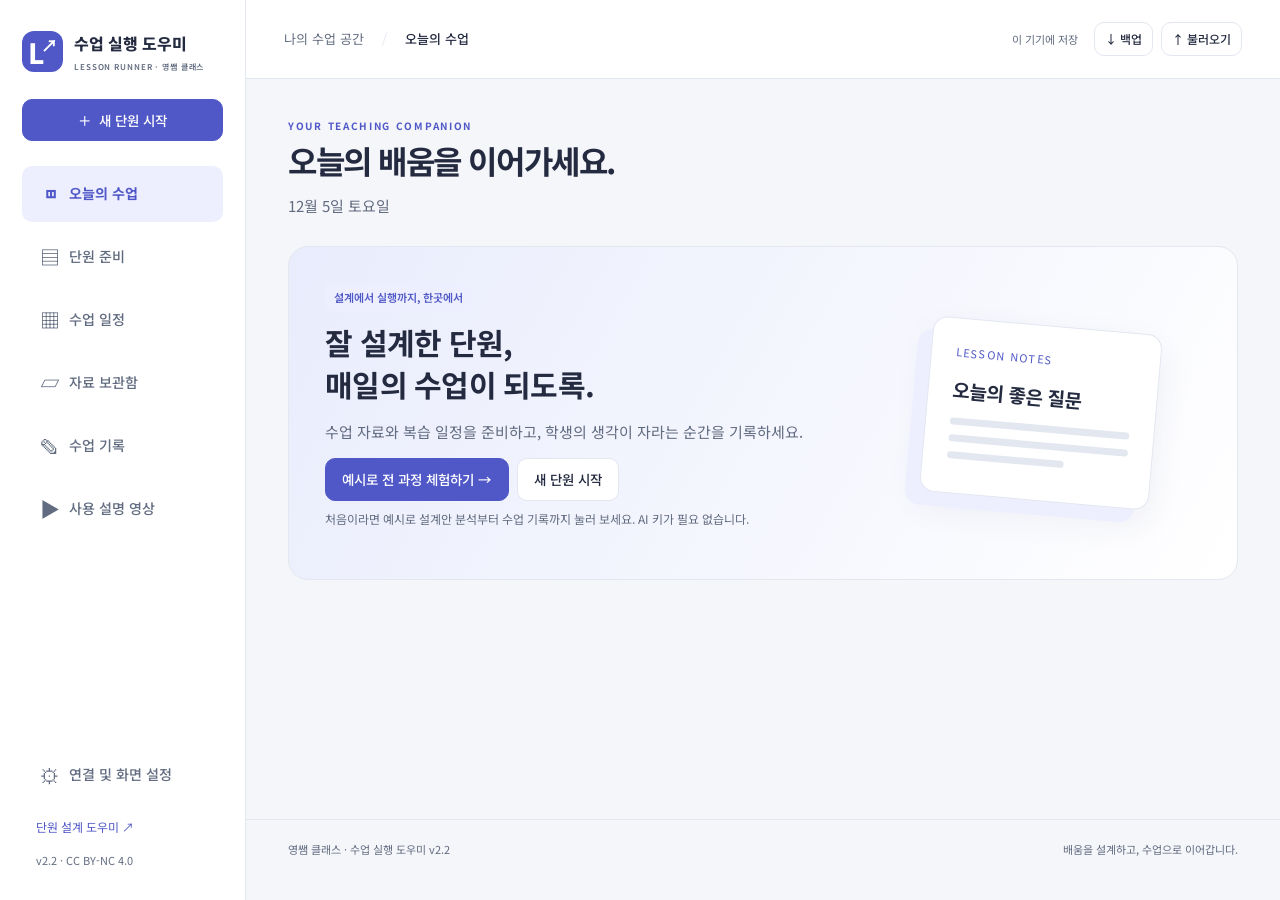
<file: index.html>
<!doctype html>
<html lang="ko" data-theme="indigo">
<head>
<meta charset="utf-8"><meta name="viewport" content="width=device-width,initial-scale=1">
<meta name="theme-color" content="#565dcc"><meta name="description" content="단원 설계에서 오늘의 수업, 배움 꺼내기, 수업 기록까지 연결하는 교사의 수업 실행 도우미">
<title>수업 실행 도우미 · 영쌤 클래스</title>
<link rel="stylesheet" href="styles.css?v=2.2.0">
<script defer src="core.js?v=2.2.0"></script><script defer src="generation.js?v=2.2.0"></script><script defer src="app.js?v=2.2.0"></script><script defer src="runner.js?v=2.2.0"></script><script defer src="demo-data.js?v=2.2.0"></script><script defer src="demo.js?v=2.2.0"></script><script defer src="guide-video.js?v=2.2.1"></script><script defer src="events.js?v=2.2.0"></script>
<script defer src="drive-config.js?v=2.2.0"></script><script defer src="drive.js?v=2.2.0"></script>
</head>
<body>
<a class="skip" href="#main">본문으로 이동</a>
<div class="shell">
<aside class="sidebar"><a class="brand" href="#home"><span class="brand-mark" aria-hidden="true">L<span>↗</span></span><span>수업 실행 도우미<small>LESSON RUNNER · 영쌤 클래스</small></span></a>
<button class="primary new-unit" data-action="new"><span aria-hidden="true">＋</span> 새 단원 시작</button>
<nav aria-label="주요 메뉴"><button data-page="home"><span aria-hidden="true">◫</span>오늘의 수업</button><button data-page="setup"><span aria-hidden="true">▤</span>단원 준비</button><button data-page="schedule"><span aria-hidden="true">▦</span>수업 일정</button><button data-page="materials"><span aria-hidden="true">▱</span>자료 보관함</button><button data-page="records"><span aria-hidden="true">✎</span>수업 기록</button><button type="button" data-open-guide><span aria-hidden="true">▶</span>사용 설명 영상</button></nav>
<div class="sidebar-bottom"><button data-page="settings"><span aria-hidden="true">⚙</span>연결 및 화면 설정</button><a href="https://knightayj52.github.io/PYP-Planner/" target="_blank" rel="noopener">단원 설계 도우미 ↗</a><small>v2.2 · CC BY-NC 4.0</small></div></aside>
<div class="workspace"><header class="topbar"><div class="breadcrumb">나의 수업 공간 <span>/</span> <b id="pageLabel">오늘의 수업</b></div><div class="top-actions"><span id="saveStatus" role="status">이 기기에 저장</span><button class="icon-button" data-action="export" aria-label="현재 단원 백업">↓ 백업</button><button class="icon-button" data-action="import">↑ 불러오기</button></div></header>
<main id="main">
<section id="page-home" class="page"></section>
<section id="page-setup" class="page" hidden>
<div class="page-heading"><div><p class="eyebrow">PLAN YOUR LESSON</p><h1>단원을 수업으로 연결하세요.</h1><p>설계안을 넣고, 배움과 일정을 확인하면 준비가 끝납니다.</p></div></div>
<div class="stepper" aria-label="단원 준비 단계"><button data-step="input">1 <span>설계안 입력</span></button><button data-step="review">2 <span>분석 검토</span></button><button data-step="confirm">3 <span>일정 확정</span></button></div>
<div id="setup-input" class="setup-panel">
<div class="panel"><div class="section-heading"><div><h2>어떤 단원을 준비하시나요?</h2><p>PDF·TXT 파일 또는 설계안 본문을 사용할 수 있습니다.</p></div><button data-action="demo">예시로 전 과정 체험</button></div>
<div class="input-tabs"><button id="pdfBtn" class="upload" data-action="upload"><span aria-hidden="true">↑</span><b>설계안 파일 선택</b><small>PDF · TXT · MD</small></button><div><label for="doc">설계안 본문</label><textarea id="doc" placeholder="중심 아이디어, 탐구 질문, 활동과 차시 계획이 포함된 설계안을 붙여넣으세요."></textarea></div></div><div id="pdfStatus" class="status" role="status"></div>
<div class="form-grid"><label>학년<input id="grade" placeholder="예: 4학년"></label><label>교과<input id="subject" placeholder="예: 사회 · 국어"></label><label>한 차시 시간<select id="minutes"><option value="35">35분</option><option value="40">40분</option><option value="45">45분</option><option value="50">50분</option><option value="80">80분</option></select></label></div>
<label>성취기준 원문 <span class="muted">선택 · 분석 결과를 확인하고 보완할 수 있습니다.</span><textarea id="standards" class="short" placeholder="설계안의 성취기준을 그대로 붙여넣으세요."></textarea></label>
<div class="action-bar"><div><span id="setupConnection" class="pill">AI 연결 필요</span><button class="link-button" data-page="settings">연결 설정</button></div><button id="analyze" class="primary" data-action="analyze">설계안 분석하기 <span aria-hidden="true">→</span></button></div><div id="a-err" role="alert"></div></div>
</div>
<div id="setup-review" class="setup-panel" hidden><div id="reviewBox"></div></div>
<div id="setup-confirm" class="setup-panel" hidden><div class="panel"><h2>우리 반 시간표에 맞춰 주세요.</h2><p class="muted">일정 설정을 적용하면 차시 날짜와 복습 일정이 함께 다시 배치됩니다.</p>
<div class="form-grid"><label>단원 시작일<input type="date" id="startDate"></label><label>복습 간격<select id="minGap"><option value="3">최소 3일</option><option value="5">최소 5일</option><option value="7">최소 7일</option><option value="10">최소 10일</option></select></label><label>목표 학습 횟수<select id="repetitions"><option value="2">2회</option><option value="3">3회</option><option value="4">4회</option><option value="5">5회</option><option value="6">6회</option></select></label></div>
<fieldset><legend>수업 요일</legend><div id="wdays" class="weekday-picker"></div></fieldset>
<label>휴업일 <span class="muted">쉼표 또는 줄바꿈으로 구분</span><textarea id="holidays" class="short" placeholder="예: 2026-10-09, 2026-12-25"></textarea></label>
<p class="notice">복습 간격과 횟수는 수업 계획을 돕는 기본값입니다. 학생의 이해와 실제 수업 흐름에 맞게 조정해 주세요.</p>
<div class="action-bar"><button data-step="review">← 분석 검토</button><button class="primary" data-action="applySchedule">일정 적용하고 시작하기 →</button></div></div></div>
</section>
<section id="page-schedule" class="page" hidden></section>
<section id="page-materials" class="page" hidden></section>
<section id="page-records" class="page" hidden></section>
<section id="page-settings" class="page" hidden>
<div class="page-heading"><div><p class="eyebrow">MAKE IT YOURS</p><h1>편안한 수업 공간을 만드세요.</h1><p>AI 연결과 화면 설정은 이 브라우저에서 관리합니다.</p></div></div>
<div class="settings-grid"><div class="panel"><h2>화면 스타일</h2><p class="muted">강조색과 글자 크기를 취향에 맞게 바꿔 보세요.</p><div class="theme-picker"><button data-theme="indigo"><span class="swatch indigo"></span>인디고</button><button data-theme="sage"><span class="swatch sage"></span>세이지</button><button data-theme="sand"><span class="swatch sand"></span>웜베이지</button></div><label>글자 크기<select id="fontSize"><option value="15">기본</option><option value="17">크게</option><option value="19">더 크게</option></select></label></div>
<div class="panel"><div class="section-heading"><h2>AI 연결</h2><span id="connectionBadge" class="pill">미설정</span></div><div class="form-grid two"><label>AI 제공자<select id="prov"><option value="gemini">Google Gemini</option><option value="anthropic">Anthropic Claude</option></select></label><label>모델<select id="modelSel"></select></label></div><p id="modelHelp" class="muted model-help"></p><label id="customWrap" hidden>모델명 직접 입력<input id="modelName" placeholder="사용할 모델 ID"></label>
<label for="apiKey">API 키</label><div class="password-wrap"><input id="apiKey" type="password" autocomplete="off" spellcheck="false" placeholder="발급받은 키를 입력하세요"><button id="peek" data-action="peek" aria-label="API 키 잠시 보기">보기</button></div><label class="check"><input type="checkbox" id="rememberKey">이 기기에 키 기억하기</label><p class="muted small">공용 컴퓨터에서는 기억하지 않는 것을 권장합니다. 설계안과 생성 요청은 선택한 AI 제공자에게 전송됩니다. 작업 백업에는 키가 포함되지 않습니다.</p>
<div class="button-row ai-actions"><a id="keyLink" class="button" href="https://aistudio.google.com/apikey" target="_blank" rel="noopener">키 발급 ↗</a><button data-action="testAI">연결 확인</button><button data-action="models">최신 모델 조회</button><button class="quiet" data-action="clearKey">키 지우기</button></div><p id="keyStatus" role="status" class="status"></p></div></div>
<div class="panel drive-panel"><div class="section-heading"><h2>구글 드라이브</h2><span id="driveBadge" class="pill">연결 필요</span></div>
<p>집과 학교에서 같은 구글 계정으로 연결하고, 저장한 단원을 이어서 사용하세요.</p>
<p class="notice">이 기기에는 자동 저장됩니다. 드라이브에는 아래 ‘현재 단원 저장’을 눌러 저장합니다. 저장할 때마다 새 저장본을 만들어 이전 내용을 보존합니다.</p>
<details id="driveSetup"><summary>최초 연결 설정 · 앱 관리자용</summary>
<p class="muted">앱 관리자가 한 번 설정하면 됩니다. Gemini API 키와 별개이며 클라이언트 보안 비밀번호는 입력하지 않습니다.</p>
<ol><li><a href="https://console.cloud.google.com/apis/library/drive.googleapis.com" target="_blank" rel="noopener">Google Cloud에서 Google Drive API</a>를 사용 설정합니다.</li>
<li>Google Auth Platform에서 앱 이름·지원 이메일·대상 사용자를 설정합니다. 테스트 상태라면 사용할 구글 계정을 테스트 사용자로 추가합니다.</li>
<li>데이터 액세스에 <code>https://www.googleapis.com/auth/drive.file</code> 범위를 추가합니다.</li>
<li>클라이언트에서 ‘웹 애플리케이션’을 만들고 승인된 JavaScript 원본을 <code>https://knightayj52.github.io</code>로 등록합니다. 경로 <code>/Lesson-Runner/</code>는 붙이지 않습니다. 팝업 방식이므로 리디렉션 URI는 필요하지 않습니다.</li>
<li>발급된 클라이언트 ID를 아래에 입력합니다. 모든 기기에 공통 적용하려면 앱의 <code>drive-config.js</code>에 등록합니다.</li></ol>
<label>Google OAuth 클라이언트 ID<input id="driveClientId" placeholder="숫자-문자열.apps.googleusercontent.com" autocomplete="off" spellcheck="false"></label>
<p class="muted">드라이브 연결은 이 앱이 생성한 파일에 한해 요청합니다. 원문 설계안·생성 자료·일정·기록은 저장 버튼을 누를 때 선택한 구글 계정으로 전송되며, Gemini API 키와 로그인 토큰은 저장본에 포함하지 않습니다. 저장본은 내 드라이브의 ‘수업 실행 도우미’ 폴더에서 확인·삭제할 수 있습니다.</p>
</details>
<div class="button-row drive-actions"><button data-drive="connect" class="primary">구글 계정 연결</button><button data-drive="save" disabled>현재 단원 저장</button><button data-drive="list" disabled>저장본 새로고침</button><button data-drive="disconnect" disabled>이 기기 연결 해제</button></div>
<p id="driveStatus" role="status" class="status"></p><h3>드라이브 저장본</h3><p class="muted small">최신 저장본부터 표시합니다. 불러온 자료는 이 기기에 저장하며, 같은 단원이 있으면 사본으로 추가합니다.</p><div id="driveList"></div>
</div>
<div class="panel"><h2>저장과 백업</h2><p class="muted">단원은 이 브라우저에 자동 저장됩니다. 다른 기기로 옮기거나 브라우저 데이터를 지우기 전에는 백업해 주세요.</p><div class="button-row"><button data-action="export">현재 단원 백업</button><button data-action="exportAll">모든 단원 백업</button><button data-action="import">작업 파일 불러오기</button></div></div>
</section>
</main><footer>영쌤 클래스 · 수업 실행 도우미 v2.2 <span>배움을 설계하고, 수업으로 이어갑니다.</span></footer></div></div>
<input type="file" id="pdfFile" accept=".pdf,.txt,.md" hidden><input type="file" id="loadState" accept=".json" hidden>
<dialog id="moveDialog"><form id="moveForm"><h2>수업 날짜 이동</h2><p id="moveTitle" class="muted"></p><input type="hidden" id="moveKey"><label>이동할 날짜<input type="date" id="moveDate" required></label><label class="check"><input type="checkbox" id="moveFollowing" checked>이후 차시도 수업 요일에 맞춰 함께 이동</label><p class="muted small">인출·기능 연습 일정도 자동으로 다시 계산합니다.</p><div class="button-row"><button type="button" data-action="closeDialog">취소</button><button class="primary" type="submit">날짜 적용</button></div></form></dialog>
<dialog id="runDialog" class="runner"><div id="runnerContent"></div></dialog>
<dialog id="busyDialog"><div class="busy-indicator" aria-hidden="true"></div><h2 id="busyTitle">준비하고 있습니다.</h2><p class="muted">완료되면 자동으로 저장됩니다. 긴 문서는 잠시 걸릴 수 있습니다.</p><button data-action="cancelAI">요청 취소</button></dialog>
<div id="toast" role="status" aria-live="polite"></div>
<noscript>이 앱을 사용하려면 브라우저에서 JavaScript를 켜 주세요.</noscript>
</body></html>
</file>
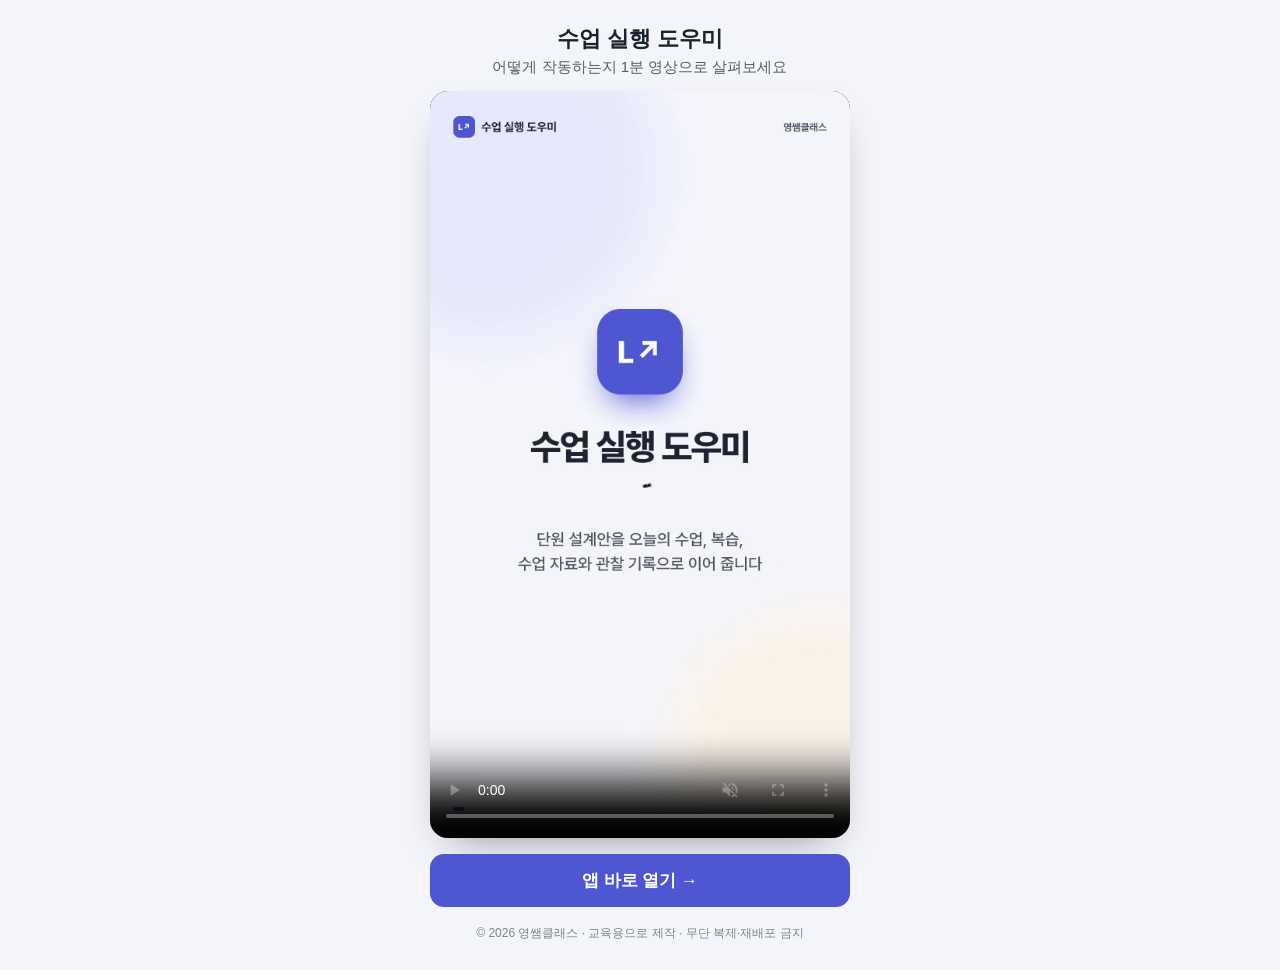
<file: intro/index.html>
<!DOCTYPE html>
<!-- © 2026 영쌤클래스 · 교육용으로 제작 · 무단 복제·재배포 금지 -->
<html lang="ko">
<head>
<meta charset="UTF-8">
<meta name="viewport" content="width=device-width, initial-scale=1, viewport-fit=cover">
<meta name="copyright" content="© 2026 영쌤클래스 · 교육용으로 제작 · 무단 복제·재배포 금지">
<title>수업 실행 도우미 · 작동 영상</title>
<style>
*{box-sizing:border-box;margin:0}
body{min-height:100vh;background:#F4F5FB;color:#1b2230;font-family:-apple-system,BlinkMacSystemFont,"Apple SD Gothic Neo","Malgun Gothic","Noto Sans KR",sans-serif;display:flex;flex-direction:column;align-items:center;padding:20px 16px 28px;word-break:keep-all}
h1{font-size:22px;margin:4px 0 4px;text-align:center}
p.sub{font-size:15px;color:#555e6d;margin-bottom:14px;text-align:center}
video{width:100%;max-width:420px;aspect-ratio:9/16;border-radius:18px;background:#000;box-shadow:0 18px 40px -20px rgba(0,0,0,.45)}
a.go{display:block;width:100%;max-width:420px;margin-top:16px;padding:15px;border-radius:14px;background:#4F56D2;color:#fff;text-align:center;font-weight:700;font-size:17px;text-decoration:none}
footer{margin-top:18px;font-size:12px;color:#7b8494;text-align:center}
</style>
</head>
<body>
<h1>수업 실행 도우미</h1>
<p class="sub">어떻게 작동하는지 1분 영상으로 살펴보세요</p>
<video src="intro.mp4" poster="poster.jpg" controls playsinline muted autoplay preload="metadata"></video>
<a class="go" href="../">앱 바로 열기 →</a>
<footer>© 2026 영쌤클래스 · 교육용으로 제작 · 무단 복제·재배포 금지</footer>
</body>
</html>
</file>
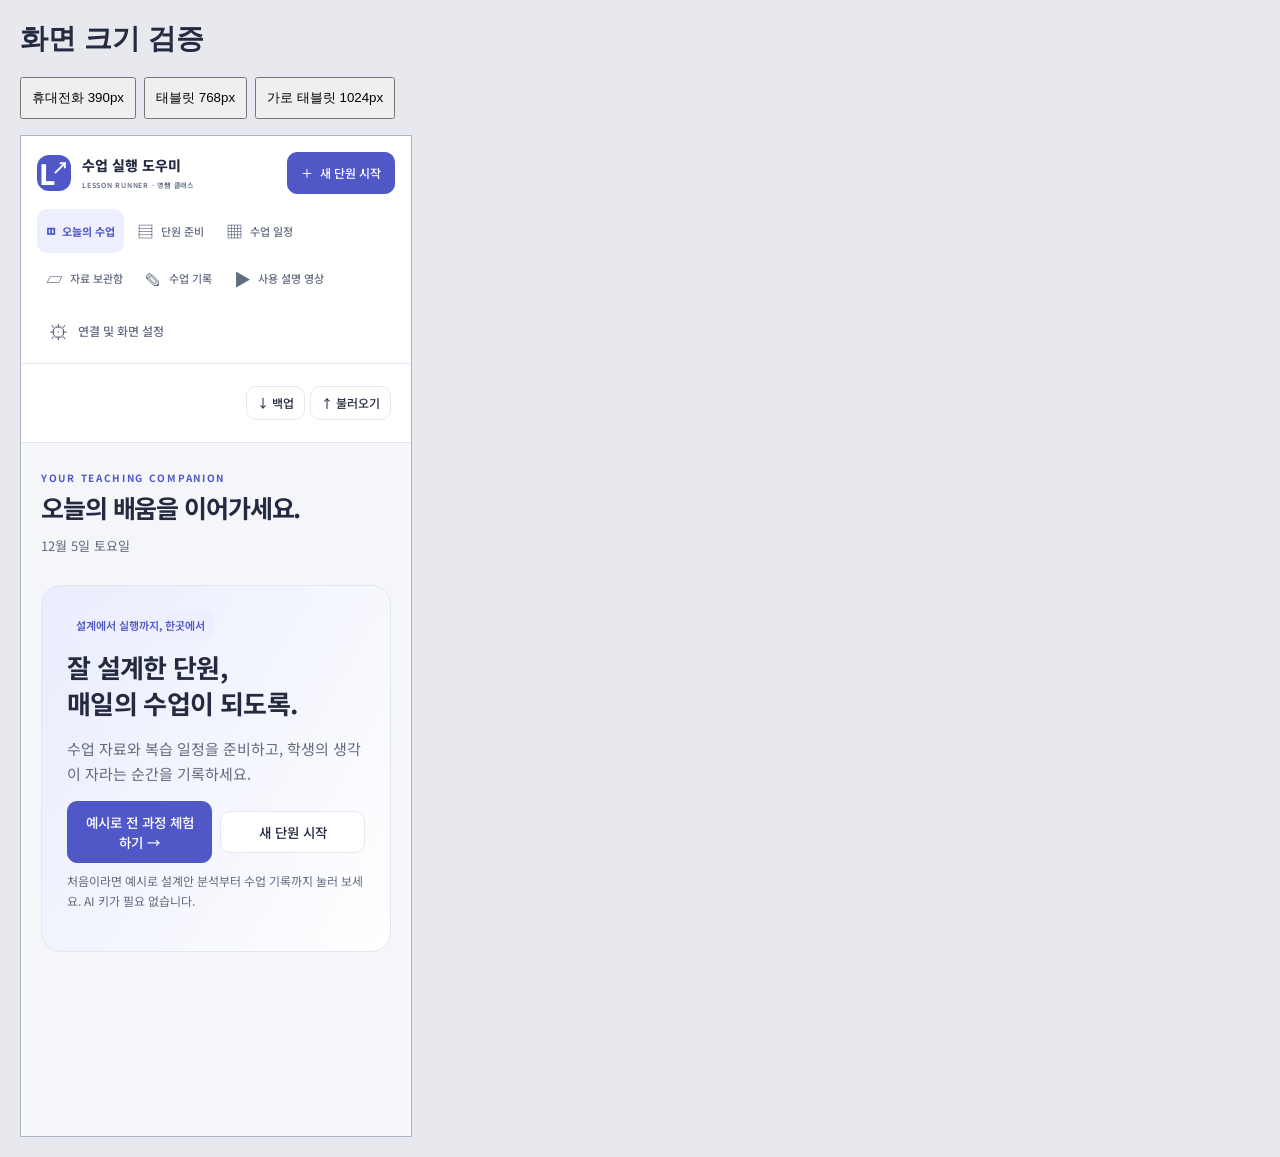
<file: tests/responsive.html>
<!doctype html><html lang="ko"><meta charset="utf-8"><meta name="viewport" content="width=device-width,initial-scale=1"><title>Lesson Runner 반응형 검증</title><style>body{margin:20px;background:#e7e9ef;font:14px sans-serif;color:#242b40}button{padding:10px;margin:0 8px 16px 0}iframe{display:block;border:1px solid #aeb5c5;background:#fff;width:390px;height:1000px;max-width:100%}</style><h1>화면 크기 검증</h1><button data-width="390">휴대전화 390px</button><button data-width="768">태블릿 768px</button><button data-width="1024">가로 태블릿 1024px</button><iframe title="수업 실행도우미 검증 화면" src="../index.html"></iframe><script>document.querySelectorAll('button').forEach(b=>b.onclick=()=>document.querySelector('iframe').style.width=b.dataset.width+'px');</script></html>
</file>
<file: styles.css>
@import url('https://fonts.googleapis.com/css2?family=Noto+Sans+KR:wght@400;500;600;700;800&display=swap');
:root{--bg:#f5f6fa;--surface:#fff;--ink:#242b40;--muted:#626c80;--line:#e3e7f0;--brand:#5058c7;--soft:#edefff;--brand-deep:#353a8e;--hero:#e9ecfc;--shadow:0 8px 30px #29345a06;--font:15px;--green:#17644b;--green-bg:#e9f6ef;--amber:#805609;--amber-bg:#fff5db;--red:#a02d35;--red-bg:#fff0f1}
:root[data-theme=sage]{--bg:#f4f7f5;--brand:#36745f;--soft:#e4f1ea;--brand-deep:#285443;--hero:#e4eee7;--line:#dde6e0}
:root[data-theme=sand]{--bg:#f8f5f0;--brand:#946035;--soft:#f5eadd;--brand-deep:#734625;--hero:#f0e5d7;--line:#e8e0d6}
*{box-sizing:border-box}body{margin:0;background:var(--bg);color:var(--ink);font:var(--font)/1.7 'Noto Sans KR','Malgun Gothic',sans-serif}button,input,select,textarea{font:inherit}button,a,input,select,textarea{-webkit-tap-highlight-color:transparent}button,.button{display:inline-flex;align-items:center;justify-content:center;gap:7px;border:1px solid var(--line);padding:10px 16px;background:var(--surface);color:var(--ink);border-radius:10px;text-decoration:none;cursor:pointer;font-size:.9rem;line-height:1.5;min-height:42px;font-weight:500;transition:background .15s,transform .15s}button:hover,.button:hover{background:var(--soft);border-color:var(--brand)}button:disabled{opacity:.5;cursor:not-allowed}button.primary,.button.primary{background:var(--brand);border-color:var(--brand);color:#fff}button.primary:hover{background:var(--brand-deep)}button.quiet{background:transparent}button.link-button{border:0;color:var(--brand);background:transparent}button:focus-visible,a:focus-visible,input:focus-visible,select:focus-visible,textarea:focus-visible,[contenteditable]:focus-visible{outline:3px solid var(--brand);outline-offset:3px}a{color:var(--brand)}[hidden]{display:none!important}.skip{position:absolute;left:12px;top:-100px;padding:10px;background:var(--surface);z-index:100}.skip:focus{top:12px}.shell{display:grid;grid-template-columns:246px minmax(0,1fr);min-height:100vh}.sidebar{background:var(--surface);border-right:1px solid var(--line);padding:30px 22px;display:flex;flex-direction:column;gap:25px;position:sticky;top:0;height:100vh}.brand{display:flex;align-items:center;gap:11px;text-decoration:none;color:var(--ink);font-weight:800;font-size:16px;white-space:nowrap}.brand-mark{height:41px;width:41px;border-radius:12px;background:var(--brand);color:#fff;display:flex;align-items:center;justify-content:center;font-size:28px;line-height:1}.brand-mark span{font-size:17px;margin-top:-14px;margin-left:-3px}.brand small{display:block;font-size:8px;letter-spacing:.11em;font-weight:600;color:var(--muted);margin-top:3px}.new-unit{width:100%}.sidebar nav{display:flex;flex-direction:column;gap:7px}.sidebar nav button,.sidebar-bottom button{justify-content:flex-start;border-color:transparent;background:transparent;color:var(--muted);padding:12px 14px;font-size:.94rem}.sidebar nav button span,.sidebar-bottom button span{width:25px;font-size:20px}.sidebar nav button.active{background:var(--soft);color:var(--brand);font-weight:700}.sidebar nav button:hover{background:var(--bg)}.sidebar-bottom{margin-top:auto;display:flex;flex-direction:column;gap:14px}.sidebar-bottom a{font-size:12px;text-decoration:none;padding-left:14px}.sidebar-bottom small{font-size:11px;color:var(--muted);padding-left:14px}.workspace{min-width:0}.topbar{display:flex;justify-content:space-between;align-items:center;gap:12px;padding:20px 38px;border-bottom:1px solid var(--line);background:var(--surface);min-height:79px}.breadcrumb{font-size:13px;color:var(--muted)}.breadcrumb span{padding:0 14px;color:var(--line)}.breadcrumb b{color:var(--ink);font-weight:500}.top-actions{display:flex;gap:8px;align-items:center}.top-actions>span{font-size:11px;color:var(--muted);margin-right:8px}.icon-button{min-height:34px;padding:6px 10px;font-size:12px}main{max-width:1450px;margin:auto;padding:38px 42px 50px;min-height:calc(100vh - 160px)}.page-heading{display:flex;align-items:center;justify-content:space-between;gap:20px;margin-bottom:28px}.page-heading h1{font-size:clamp(24px,2.5vw,34px);letter-spacing:-.045em;line-height:1.4;margin:4px 0 10px}.page-heading p{color:var(--muted);margin:0}.eyebrow{font-size:10px!important;color:var(--brand)!important;letter-spacing:.17em;font-weight:700}.panel{background:var(--surface);border:1px solid var(--line);border-radius:17px;padding:27px;box-shadow:var(--shadow);margin-bottom:22px}.section-heading{display:flex;align-items:center;justify-content:space-between;gap:15px;margin-bottom:20px}.section-heading p{font-size:.86rem;color:var(--muted);margin:5px 0 0}h2{font-size:19px;letter-spacing:-.025em;margin:0 0 8px}h3{font-size:16px;margin:0 0 8px}p{margin:8px 0 14px}.muted{color:var(--muted)}.small{font-size:.8rem}.pill{display:inline-flex;align-items:center;border-radius:6px;background:var(--soft);color:var(--brand);padding:4px 9px;font-size:11px;font-weight:600;white-space:normal}.pill.done{color:var(--green);background:var(--green-bg)}.pill.warn{color:var(--amber);background:var(--amber-bg)}.pill.error{color:var(--red);background:var(--red-bg)}.hero{display:grid;grid-template-columns:1.25fr .75fr;gap:25px;padding:36px;background:linear-gradient(120deg,var(--hero),var(--surface));border:1px solid var(--line);border-radius:20px;margin-bottom:26px;overflow:hidden}.hero h2{font-size:30px;line-height:1.4;margin:10px 0 14px}.hero p{color:var(--muted);max-width:510px}.hero-art{display:flex;align-items:center;justify-content:center;padding:18px}.paper-stack{border:1px solid var(--line);background:var(--surface);border-radius:15px;padding:24px;transform:rotate(5deg);box-shadow:-14px 14px 0 var(--soft),0 14px 35px #30396712;width:230px}.paper-stack p{font-size:11px;letter-spacing:.12em;margin:0;color:var(--brand)}.paper-stack b{display:block;font-size:19px;margin:12px 0}.paper-line{height:7px;background:var(--line);margin:10px 0;border-radius:5px}.paper-line:nth-last-child(1){width:65%}.button-row{display:flex;flex-wrap:wrap;gap:8px;align-items:center}.unit-grid{display:grid;grid-template-columns:repeat(auto-fit,minmax(min(100%,260px),1fr));gap:16px}.unit-card{background:var(--surface);border:1px solid var(--line);border-radius:15px;padding:23px}.unit-card h3{font-size:18px;margin:16px 0 6px}.unit-card p{font-size:12px;color:var(--muted)}.unit-card .button-row{margin-top:20px}.unit-card.active{border-color:var(--brand)}.day-layout{display:grid;grid-template-columns:minmax(0,1.7fr) minmax(250px,1fr);gap:22px}.today-card{padding:32px}.today-card h2{font-size:27px;line-height:1.45;margin:17px 0 9px}.big-question{font-size:20px;padding:16px 0 16px 18px;border-left:3px solid var(--brand);margin:22px 0;line-height:1.6}.preparation{display:grid;gap:18px}.preparation p{font-size:.88rem;margin-bottom:0}.progress-bar{height:5px;background:var(--line);border-radius:4px;margin:14px 0}.progress-bar span{display:block;height:100%;background:var(--brand);border-radius:4px}.action-bar{display:flex;justify-content:space-between;align-items:center;flex-wrap:wrap;gap:14px;margin-top:22px;padding-top:22px;border-top:1px solid var(--line)}.stepper{display:flex;gap:12px;margin-bottom:25px}.stepper button{flex:1;justify-content:flex-start;border:0;background:transparent;color:var(--muted)}.stepper button.active{background:var(--soft);color:var(--brand);font-weight:700}.stepper button span{margin-left:7px}label{display:block;color:var(--ink);font-size:.86rem;margin:13px 0}label>.muted{font-size:.77rem;font-weight:400}input:not([type=checkbox]):not([type=hidden]),select,textarea{display:block;width:100%;background:var(--surface);border:1px solid var(--line);border-radius:9px;color:var(--ink);padding:10px 12px;margin-top:7px;min-width:0;max-width:100%;font-size:max(14px,.94em)}textarea{min-height:205px;resize:vertical;line-height:1.8}textarea.short{min-height:88px}textarea.tiny{min-height:64px}.input-tabs{display:grid;grid-template-columns:210px 1fr;gap:22px}.upload{border:1.5px dashed var(--line);background:var(--bg);flex-direction:column;margin-top:34px;min-height:205px}.upload>span{font-size:30px;color:var(--brand);width:55px;height:55px;line-height:55px;background:var(--soft);border-radius:14px}.upload small{color:var(--muted)}.form-grid{display:grid;grid-template-columns:repeat(3,minmax(0,1fr));gap:16px}.form-grid.two{grid-template-columns:repeat(2,minmax(0,1fr))}.check{display:flex;gap:8px;align-items:center}.check input{accent-color:var(--brand);width:17px;height:17px}.weekday-picker{display:flex;flex-wrap:wrap;gap:8px}.weekday-picker label{display:flex;align-items:center;gap:7px;border:1px solid var(--line);padding:8px 12px;border-radius:8px;margin:0}.weekday-picker input{accent-color:var(--brand)}fieldset{border:0;padding:0;margin:16px 0}legend{font-size:.86rem;margin-bottom:10px}.notice{background:var(--soft);color:var(--brand-deep);padding:13px 17px;border-radius:10px;font-size:.84rem}.notice.warn{background:var(--amber-bg);color:var(--amber)}.notice.error{background:var(--red-bg);color:var(--red)}.status{font-size:.82rem;margin:12px 0;white-space:pre-wrap}.settings-grid{display:grid;grid-template-columns:minmax(230px,.7fr) minmax(0,1.3fr);gap:22px}.theme-picker{display:flex;gap:10px;flex-wrap:wrap;margin:25px 0}.theme-picker button{display:flex;flex-direction:column;gap:10px;flex:1;min-width:80px}.theme-picker button[aria-pressed=true]{border-color:var(--brand);background:var(--soft)}.swatch{width:32px;height:32px;border-radius:50%;display:block}.swatch.indigo{background:#5058c7}.swatch.sage{background:#36745f}.swatch.sand{background:#946035}.password-wrap{display:flex;gap:8px}.password-wrap input{margin:0!important}.lesson-editor{border-top:1px solid var(--line);padding:18px 0}.lesson-editor summary{cursor:pointer;display:flex;justify-content:space-between;gap:10px;font-weight:600}.lesson-editor summary small{font-weight:400;color:var(--muted)}.node-editor{padding:18px;border:1px solid var(--line);border-radius:12px;margin:12px 0}.dependency-list{display:flex;flex-wrap:wrap;gap:8px}.dependency-list label{font-size:12px;background:var(--bg);padding:7px 10px;border-radius:7px;margin:0}.list-detail{display:grid;grid-template-columns:270px minmax(0,1fr);gap:22px;align-items:start}.lesson-list{display:flex;flex-direction:column;gap:8px}.lesson-list button{text-align:left;justify-content:flex-start;flex-direction:column;align-items:flex-start;background:var(--surface);padding:16px}.lesson-list button.active{border-color:var(--brand);background:var(--soft)}.lesson-list small{color:var(--muted);font-size:11px}.material-tabs{display:flex;flex-wrap:wrap;gap:8px;margin:20px 0}.material-tabs button.active{background:var(--soft);border-color:var(--brand);color:var(--brand)}.doc-body{border:1px solid var(--line);border-radius:10px;background:#fff;color:#20242e;padding:26px;overflow-wrap:anywhere;margin-top:20px;font-size:15px;line-height:1.85;max-width:100%;overflow-x:auto}.doc-body h1,.doc-body h2,.doc-body h3{font-size:18px;margin:18px 0 10px}.doc-body table{width:100%;border-collapse:collapse;margin:12px 0;font-size:13px}.doc-body th,.doc-body td{border:1px solid #ccc;padding:9px;vertical-align:top}.doc-body th{background:#f5f6fa}.doc-body .fill{display:block;min-height:85px;border:1px solid #d4d7de;border-radius:4px;margin:10px 0;background:repeating-linear-gradient(#fff,#fff 27px,#e8ebf0 28px)}.doc-body .nameline{margin-bottom:18px;color:#5c6272}.empty-state{text-align:center;padding:40px 25px;background:var(--surface);border:1px dashed var(--line);border-radius:14px}.empty-state h2{margin:10px 0}.empty-state p{color:var(--muted);font-size:.9rem}.empty-state .button-row{justify-content:center}.timeline-day{display:grid;grid-template-columns:85px minmax(0,1fr);gap:20px;margin-bottom:20px}.date-label{padding-top:15px;color:var(--muted);font-size:12px}.date-label b{display:block;font-size:22px;color:var(--ink)}.schedule-card{border:1px solid var(--line);border-radius:13px;background:var(--surface);padding:20px;margin-bottom:10px}.schedule-card.retrieval{border-left:3px solid var(--brand)}.schedule-card.practice{border-left:3px solid var(--green)}.schedule-card .section-heading{margin:0 0 12px}.schedule-card h3{margin:10px 0}.generated-question{white-space:pre-wrap;padding:15px;background:var(--bg);border-radius:8px;font-size:.88rem;margin:12px 0}.record-card{display:grid;grid-template-columns:1fr 1fr;gap:22px}.record-card h3{margin-top:10px}.record-controls{display:flex;gap:8px;flex-wrap:wrap}.record-controls button.active{background:var(--soft);color:var(--brand);border-color:var(--brand)}.calendar-export{margin-top:32px}.calendar-export .button-row{margin-top:18px}footer{border-top:1px solid var(--line);padding:20px 42px;color:var(--muted);font-size:11px;display:flex;justify-content:space-between;gap:10px}dialog{border:1px solid var(--line);border-radius:18px;background:var(--surface);color:var(--ink);padding:30px;max-width:min(560px,calc(100% - 30px));max-height:90dvh;overflow:auto;box-shadow:0 20px 80px #2226}dialog::backdrop{background:#20263670;backdrop-filter:blur(3px)}dialog .button-row{justify-content:flex-end;margin-top:25px}#busyDialog{text-align:center}.busy-indicator{width:34px;height:34px;border:3px solid var(--soft);border-top-color:var(--brand);border-radius:50%;margin:0 auto 20px;animation:spin 1s linear infinite}@keyframes spin{to{transform:rotate(360deg)}}#toast{position:fixed;bottom:24px;left:50%;transform:translateX(-50%);padding:13px 22px;background:var(--ink);color:white;border-radius:12px;max-width:calc(100% - 30px);z-index:100;box-shadow:0 8px 30px #0002;display:none}#toast.visible{display:block}.runner{max-width:min(1100px,calc(100% - 30px));width:100%;padding:35px}.runner-top{display:flex;align-items:center;justify-content:space-between;gap:12px;flex-wrap:wrap}.runner-question{font-size:clamp(25px,4vw,44px);line-height:1.6;text-align:center;padding:40px 12px;word-break:keep-all}.runner-time{text-align:center;font-size:48px;font-variant-numeric:tabular-nums;font-weight:700;color:var(--brand)}.runner-stage{text-align:center;font-size:18px;margin:10px 0}.runner-teacher{background:var(--bg);border-radius:12px;padding:20px;margin-top:25px}.runner.student .teacher-only{display:none}.runner.student .runner-question{padding:65px 20px}.toolbar{display:flex;align-items:center;justify-content:space-between;gap:12px;flex-wrap:wrap;margin-bottom:24px}.toolbar select{width:auto;max-width:100%;margin:0}.resource-count{font-size:11px;color:var(--muted)}
@media(min-width:1600px){main{padding:48px 58px}.sidebar{padding-top:35px}}
@media(max-width:1150px){.shell{grid-template-columns:210px minmax(0,1fr)}.sidebar{padding:26px 16px}.brand{font-size:13px}.brand-mark{width:34px;height:36px}.brand small{font-size:7px}main{padding:30px 25px}.topbar{padding:17px 25px}.day-layout,.settings-grid{grid-template-columns:1fr}.preparation{grid-template-columns:1fr 1fr}.list-detail{grid-template-columns:215px minmax(0,1fr)}.hero h2{font-size:26px}.form-grid{gap:12px}}
@media(max-width:800px){.shell{display:block}.sidebar{position:static;height:auto;padding:17px 20px;gap:15px;border-right:0;border-bottom:1px solid var(--line);display:grid;grid-template-columns:1fr auto}.brand{font-size:16px}.brand small{font-size:8px}.new-unit{width:auto;padding:8px 13px}.sidebar nav{grid-column:1/-1;display:flex;flex-direction:row;flex-wrap:wrap;gap:4px}.sidebar nav button{padding:8px 10px;font-size:12px;min-height:40px}.sidebar nav button span{width:auto;font-size:17px}.sidebar-bottom{grid-column:1/-1;display:block;margin:0}.sidebar-bottom button{font-size:12px;padding:0 8px;min-height:30px}.sidebar-bottom a,.sidebar-bottom small{display:none}.topbar{padding:13px 20px}.top-actions>span{display:none}.breadcrumb{font-size:11px}.breadcrumb span{padding:0 6px}main{padding:26px 20px}.hero{padding:25px;grid-template-columns:1fr}.hero-art{display:none}.page-heading{align-items:flex-start;flex-wrap:wrap}.page-heading h1{font-size:27px}.page-heading p{font-size:13px}.panel{padding:22px}.input-tabs{grid-template-columns:1fr}.upload{min-height:115px;margin-top:0;flex-direction:row;flex-wrap:wrap}.upload>span{height:40px;width:40px;line-height:40px}.form-grid{grid-template-columns:1fr 1fr}.list-detail{grid-template-columns:1fr}.lesson-list{display:grid;grid-template-columns:repeat(2,minmax(0,1fr));max-height:280px;overflow:auto}.lesson-list button{min-width:0}.record-card{grid-template-columns:1fr}.stepper{gap:4px}.stepper button{padding:9px;font-size:12px}.stepper button span{margin:0}.doc-body{padding:17px}.runner{padding:22px}.runner-question{padding:25px 0}.top-actions{gap:5px}footer{padding:20px;flex-wrap:wrap}.today-card h2{font-size:24px}.big-question{font-size:18px}}
@media(max-width:480px){.topbar{flex-wrap:wrap}.breadcrumb{display:none}.top-actions{width:100%;justify-content:flex-end}.form-grid,.form-grid.two,.preparation{grid-template-columns:1fr}.panel{padding:18px}.section-heading{align-items:flex-start;flex-wrap:wrap}.timeline-day{grid-template-columns:1fr;gap:6px}.date-label b{display:inline;margin-right:8px}.date-label{padding:0}.lesson-list{grid-template-columns:1fr}.button-row button,.action-bar>.primary{flex:1}.action-bar{align-items:stretch}.unit-card{padding:20px}.runner-time{font-size:40px}.brand{font-size:14px}.brand small{font-size:7px}.sidebar{padding:16px}.sidebar nav button{font-size:11px;padding:8px}.new-unit{font-size:12px}.page-heading h1{font-size:25px}}
@media(pointer:coarse){button,.button{min-height:44px}input,select,textarea{font-size:16px!important}}
@media(prefers-reduced-motion:reduce){*{scroll-behavior:auto!important;animation:none!important;transition:none!important}}
@media print{.sidebar,.topbar,footer,button,.button,.stepper,.toolbar,#toast{display:none!important}.shell{display:block}body,main{background:#fff;padding:0}.panel{box-shadow:none;border:0}.doc-body{border:0;padding:0}dialog{display:none}}

html{font-size:var(--font)}.password-wrap button{flex-shrink:0;min-width:62px;white-space:nowrap}

.model-help{font-size:.82rem;line-height:1.7;word-break:keep-all}.ai-actions{display:grid;grid-template-columns:repeat(2,minmax(0,1fr));gap:10px}.ai-actions button,.ai-actions .button{word-break:keep-all;min-width:0;padding:10px 8px;font-size:.84rem}

.drive-panel{margin-top:22px}.drive-panel summary{cursor:pointer;font-weight:600;padding:12px 0}.drive-panel code{overflow-wrap:anywhere}.drive-panel li{margin:10px 0;line-height:1.7}.drive-actions{margin-top:18px;display:grid;grid-template-columns:repeat(2,minmax(0,1fr))}.drive-actions button{word-break:keep-all}.drive-file{display:flex;align-items:center;justify-content:space-between;gap:16px;padding:16px 0;border-top:1px solid var(--line)}.drive-file>div{min-width:0}.drive-file strong{display:block;overflow-wrap:anywhere;font-size:.9rem}.drive-file small{display:block;color:var(--muted);margin-top:6px}.drive-file button{flex-shrink:0;word-break:keep-all}@media(max-width:480px){.drive-file{align-items:stretch;flex-direction:column}.drive-actions button{font-size:.85rem;padding:10px 8px}}

/* 예시 체험 안내 띠 */
.demo-guide{margin:0 0 22px;padding:16px 20px;border:1px solid var(--brand);border-radius:16px;background:var(--soft);position:sticky;top:8px;z-index:20;box-shadow:0 10px 26px -18px #1b2250}
.demo-guide[hidden]{display:none}
.demo-guide p{margin:10px 0 12px}
.demo-guide-top{display:flex;align-items:center;gap:10px 16px;flex-wrap:wrap}
.demo-steps{display:flex;flex-wrap:wrap;gap:6px 12px;list-style:none;margin:0;padding:0;font-size:.86em;color:var(--muted)}
.demo-steps li{display:flex;align-items:center;gap:5px;white-space:nowrap}
.demo-steps li span{display:inline-grid;place-items:center;width:1.55em;height:1.55em;border-radius:50%;border:1px solid var(--line);background:var(--surface);font-size:.86em;font-weight:700}
.demo-steps li.past span{background:var(--brand);border-color:var(--brand);color:#fff;opacity:.55}
.demo-steps li.now{color:var(--ink);font-weight:700}
.demo-steps li.now span{background:var(--brand);border-color:var(--brand);color:#fff}
@media(max-width:800px){.demo-guide{position:static;padding:14px 15px}.demo-steps li:not(.now){display:none}}
@media print{.demo-guide{display:none}}
</file>
